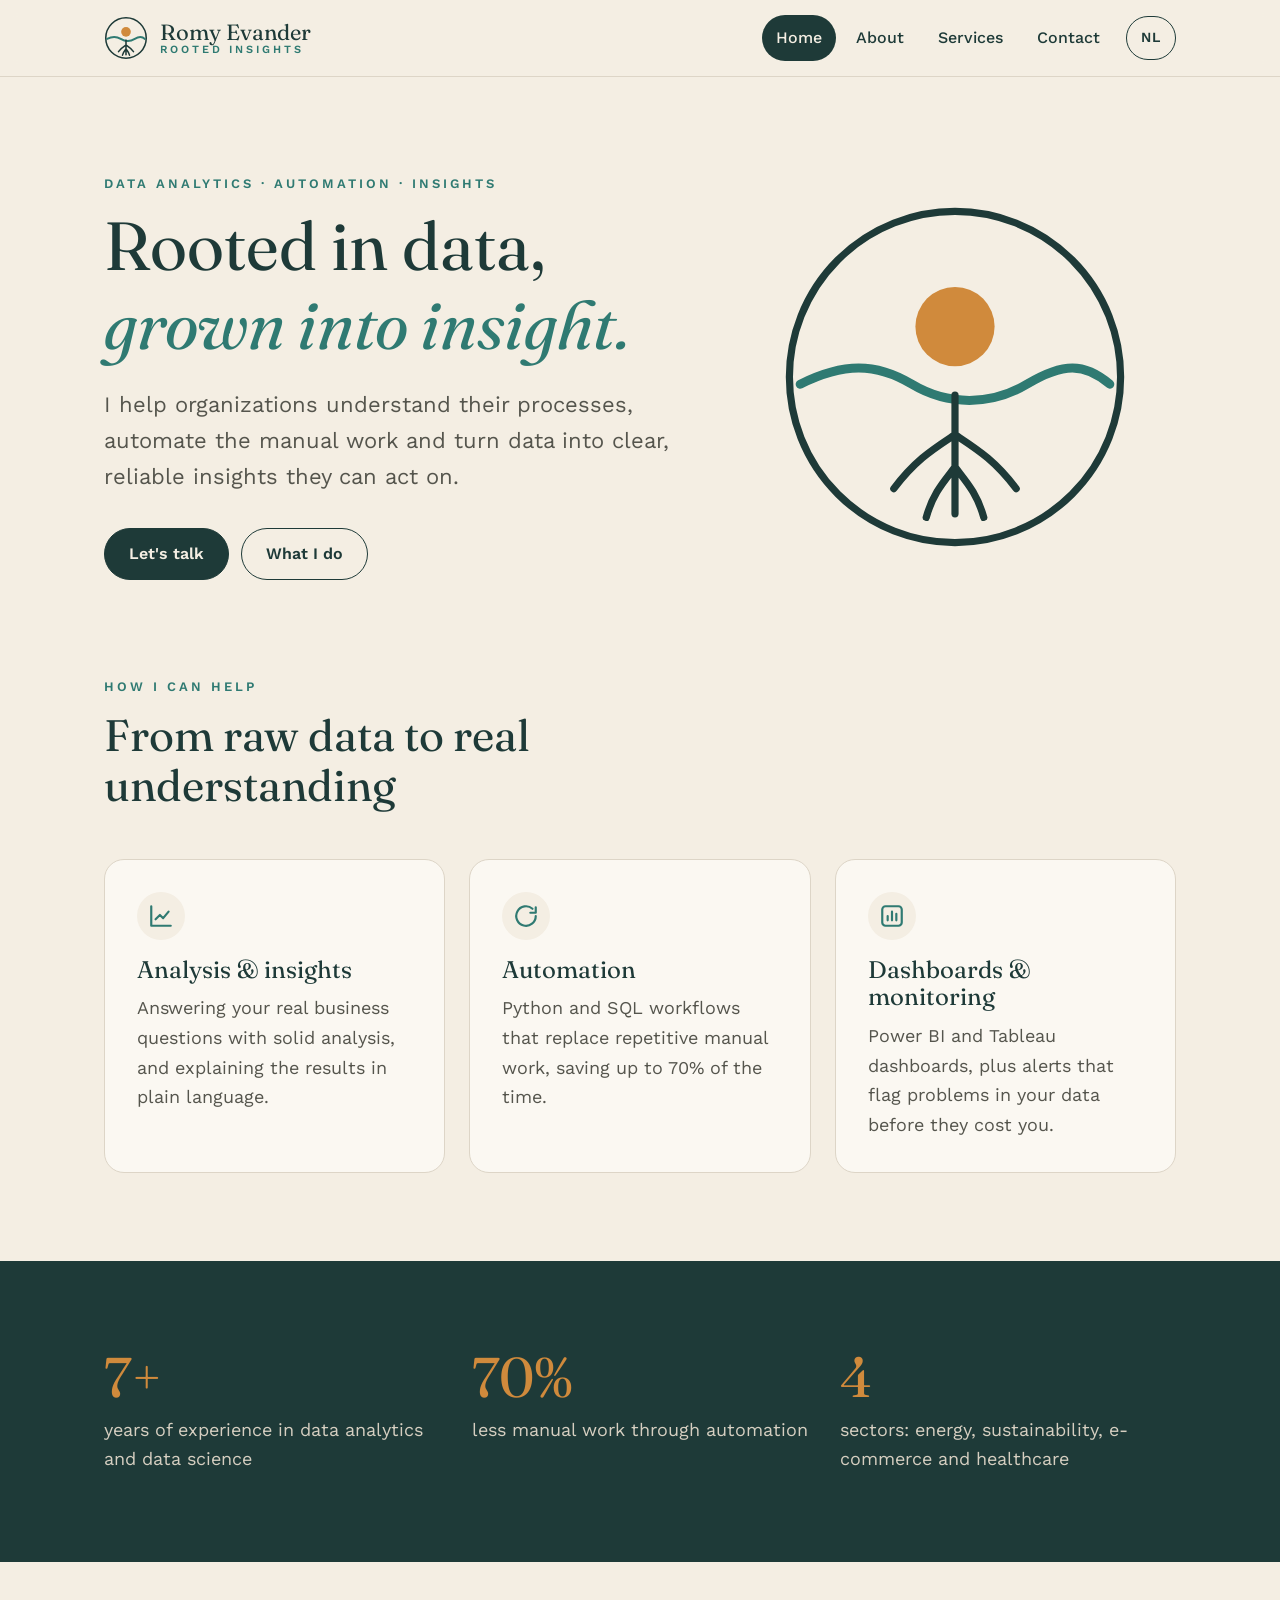
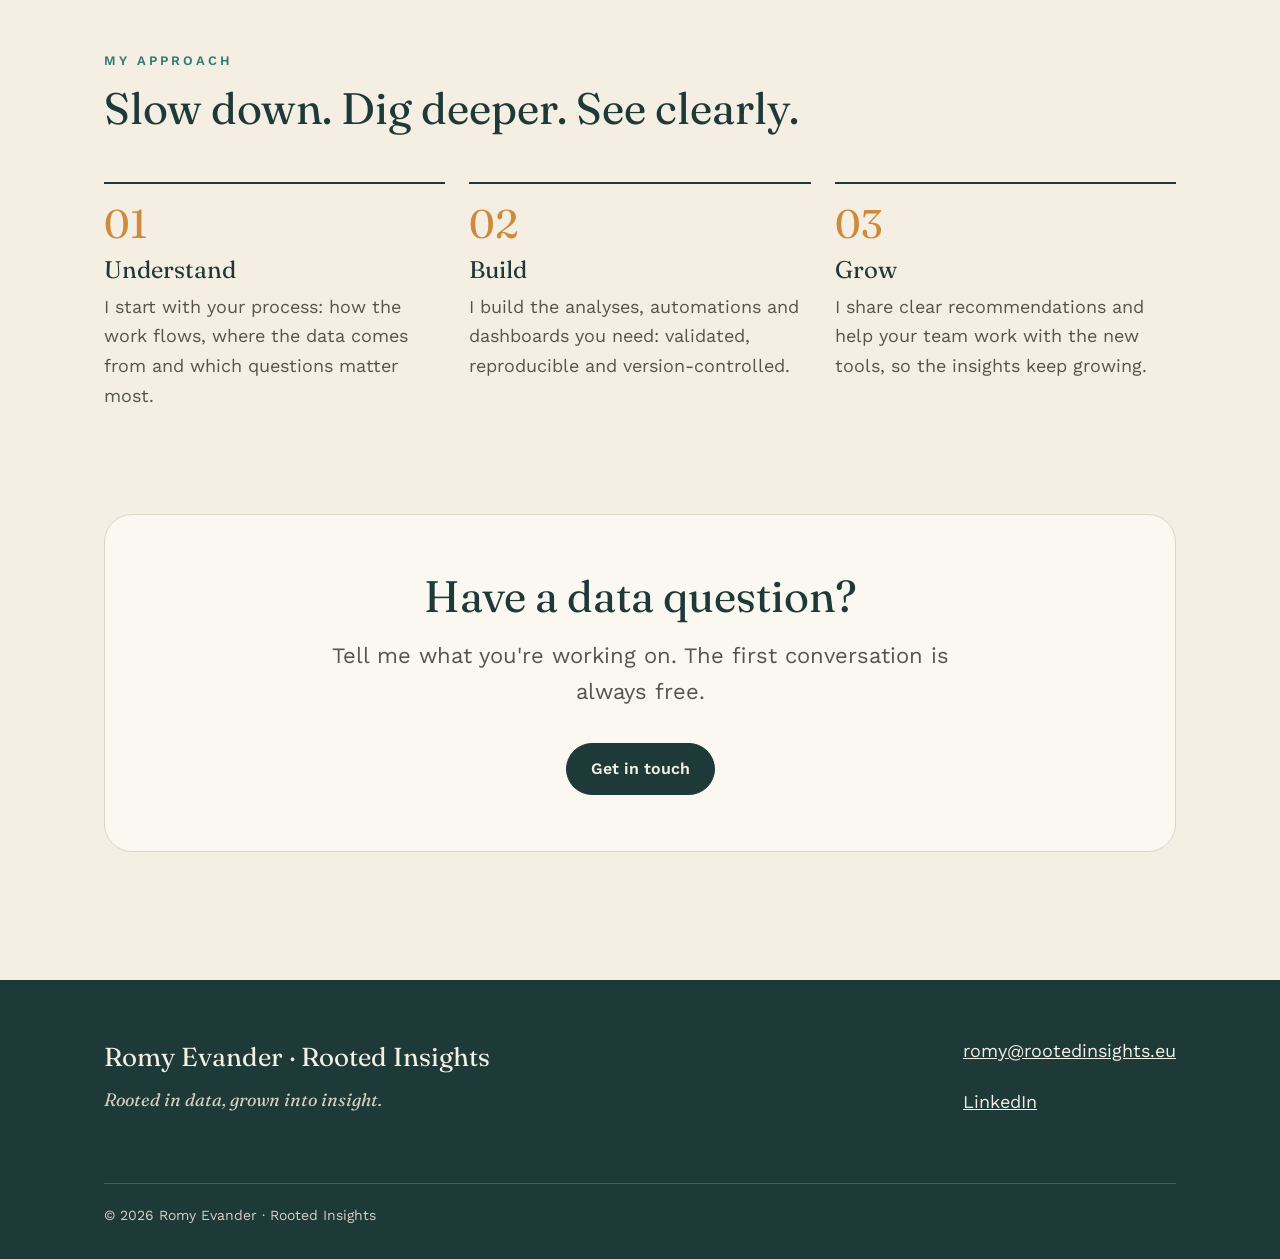
<file: index.html>
<!doctype html>
<html lang="en">
<head>
<meta charset="utf-8">
<meta name="viewport" content="width=device-width, initial-scale=1">
<title>Romy Evander | Rooted Insights – Data analytics & automation</title>
<meta name="description" content="Data analytics, Python automation and clear insights by Romy Evander. Rooted in data, grown into insight.">
<link rel="icon" href="logo.svg" type="image/svg+xml">
<link rel="preconnect" href="https://fonts.googleapis.com">
<link rel="preconnect" href="https://fonts.gstatic.com" crossorigin>
<link rel="stylesheet" href="https://fonts.googleapis.com/css2?family=Fraunces:ital,opsz,wght@0,9..144,400;0,9..144,600;1,9..144,400&family=Work+Sans:wght@400;500;600&display=swap">
<link rel="stylesheet" href="styles.css">
</head>
<body>
<header class="site-header">
<div class="wrap">
<a class="brand" href="index.html" aria-label="Rooted Insights – home">
<svg viewBox="0 0 200 200" aria-hidden="true">
<circle cx="100" cy="100" r="92" fill="none" stroke="#1E3A38" stroke-width="7"></circle>
<circle cx="100" cy="72" r="22" fill="#D08A3C"></circle>
<path d="M14 104 C 38 92, 56 92, 76 104 S 120 116, 140 104 S 172 92, 186 104" fill="none" stroke="#2F7A72" stroke-width="9" stroke-linecap="round"></path>
<path d="M100 110 L100 176 M100 132 C 88 140, 78 146, 66 162 M100 132 C 112 140, 122 146, 134 162 M100 150 C 94 158, 88 164, 84 178 M100 150 C 106 158, 112 164, 116 178" fill="none" stroke="#1E3A38" stroke-width="7" stroke-linecap="round"></path>
</svg>
<span class="brand-name">Romy Evander<span class="brand-tag">Rooted Insights</span></span>
</a>
<nav class="nav" aria-label="Main">
<a href="index.html" aria-current="page"><span class="en">Home</span><span class="nl">Home</span></a>
<a href="about.html"><span class="en">About</span><span class="nl">Over mij</span></a>
<a href="services.html"><span class="en">Services</span><span class="nl">Diensten</span></a>
<a href="contact.html"><span class="en">Contact</span><span class="nl">Contact</span></a>
<button class="lang-toggle" type="button">NL</button>
</nav>
</div>
</header>
<main>
<section class="hero">
<div class="wrap">
<div>
<p class="eyebrow"><span class="en">Data analytics · Automation · Insights</span><span class="nl">Data-analyse · Automatisering · Inzichten</span></p>
<h1><span class="en">Rooted in data,<br><em>grown into insight.</em></span><span class="nl">Geworteld in data,<br><em>gegroeid tot inzicht.</em></span></h1>
<p class="lead" style="margin-top:24px"><span class="en">I help organizations understand their processes, automate the manual work and turn data into clear, reliable insights they can act on.</span><span class="nl">Ik help organisaties hun processen te begrijpen, handmatig werk te automatiseren en data om te zetten in heldere, betrouwbare inzichten waar ze echt iets mee kunnen.</span></p>
<div class="btn-row">
<a class="btn btn-primary" href="contact.html"><span class="en">Let's talk</span><span class="nl">Laten we praten</span></a>
<a class="btn btn-ghost" href="services.html"><span class="en">What I do</span><span class="nl">Wat ik doe</span></a>
</div>
</div>
<div class="hero-mark"><svg viewBox="0 0 200 200" aria-hidden="true">
<circle cx="100" cy="100" r="92" fill="none" stroke="#1E3A38" stroke-width="4"></circle>
<circle cx="100" cy="72" r="22" fill="#D08A3C"></circle>
<path d="M14 104 C 38 92, 56 92, 76 104 S 120 116, 140 104 S 172 92, 186 104" fill="none" stroke="#2F7A72" stroke-width="5" stroke-linecap="round"></path>
<path d="M100 110 L100 176 M100 132 C 88 140, 78 146, 66 162 M100 132 C 112 140, 122 146, 134 162 M100 150 C 94 158, 88 164, 84 178 M100 150 C 106 158, 112 164, 116 178" fill="none" stroke="#1E3A38" stroke-width="4" stroke-linecap="round"></path>
</svg></div>
</div>
</section>

<section style="padding-top:24px">
<div class="wrap">
<div class="section-head">
<p class="eyebrow"><span class="en">How I can help</span><span class="nl">Waarmee ik help</span></p>
<h2><span class="en">From raw data to real understanding</span><span class="nl">Van ruwe data naar echt begrip</span></h2>
</div>
<div class="grid grid-3">
<div class="card">
<div class="icon"><svg viewBox="0 0 24 24" fill="none" stroke="currentColor" stroke-width="2" stroke-linecap="round" stroke-linejoin="round" aria-hidden="true"><path d="M3 3v18h18"></path><path d="M7 15l4-4 3 3 5-6"></path></svg></div>
<h3><span class="en">Analysis &amp; insights</span><span class="nl">Analyse &amp; inzichten</span></h3>
<p><span class="en">Answering your real business questions with solid analysis, and explaining the results in plain language.</span><span class="nl">Antwoord op je echte vraagstukken met gedegen analyses, uitgelegd in heldere taal.</span></p>
</div>
<div class="card">
<div class="icon"><svg viewBox="0 0 24 24" fill="none" stroke="currentColor" stroke-width="2" stroke-linecap="round" stroke-linejoin="round" aria-hidden="true"><path d="M21 12a9 9 0 1 1-3-6.7"></path><path d="M21 4v5h-5"></path></svg></div>
<h3><span class="en">Automation</span><span class="nl">Automatisering</span></h3>
<p><span class="en">Python and SQL workflows that replace repetitive manual work, saving up to 70% of the time.</span><span class="nl">Python- en SQL-workflows die repetitief handwerk vervangen, met tot 70% tijdsbesparing.</span></p>
</div>
<div class="card">
<div class="icon"><svg viewBox="0 0 24 24" fill="none" stroke="currentColor" stroke-width="2" stroke-linecap="round" stroke-linejoin="round" aria-hidden="true"><rect x="3" y="3" width="18" height="18" rx="3"></rect><path d="M8 16v-4M12 16V8M16 16v-6"></path></svg></div>
<h3><span class="en">Dashboards &amp; monitoring</span><span class="nl">Dashboards &amp; monitoring</span></h3>
<p><span class="en">Power BI and Tableau dashboards, plus alerts that flag problems in your data before they cost you.</span><span class="nl">Dashboards in Power BI en Tableau, en alerts die problemen in je data signaleren voordat ze je iets kosten.</span></p>
</div>
</div>
</div>
</section>

<section class="dark">
<div class="wrap">
<div class="stats">
<div><div class="stat-num">7+</div><div class="stat-label"><span class="en">years of experience in data analytics and data science</span><span class="nl">jaar ervaring in data-analyse en data science</span></div></div>
<div><div class="stat-num">70%</div><div class="stat-label"><span class="en">less manual work through automation</span><span class="nl">minder handmatig werk door automatisering</span></div></div>
<div><div class="stat-num">4</div><div class="stat-label"><span class="en">sectors: energy, sustainability, e-commerce and healthcare</span><span class="nl">sectoren: energie, duurzaamheid, e-commerce en gezondheid</span></div></div>
</div>
</div>
</section>

<section>
<div class="wrap">
<div class="section-head">
<p class="eyebrow"><span class="en">My approach</span><span class="nl">Mijn aanpak</span></p>
<h2><span class="en">Slow down. Dig deeper. See clearly.</span><span class="nl">Vertraag. Graaf dieper. Zie helder.</span></h2>
</div>
<div class="steps">
<div class="step"><div class="step-num">01</div><h3><span class="en">Understand</span><span class="nl">Begrijpen</span></h3><p><span class="en">I start with your process: how the work flows, where the data comes from and which questions matter most.</span><span class="nl">Ik begin bij jouw proces: hoe het werk loopt, waar de data vandaan komt en welke vragen er echt toe doen.</span></p></div>
<div class="step"><div class="step-num">02</div><h3><span class="en">Build</span><span class="nl">Bouwen</span></h3><p><span class="en">I build the analyses, automations and dashboards you need: validated, reproducible and version-controlled.</span><span class="nl">Ik bouw de analyses, automatiseringen en dashboards die je nodig hebt: gevalideerd, reproduceerbaar en onder versiebeheer.</span></p></div>
<div class="step"><div class="step-num">03</div><h3><span class="en">Grow</span><span class="nl">Groeien</span></h3><p><span class="en">I share clear recommendations and help your team work with the new tools, so the insights keep growing.</span><span class="nl">Ik deel heldere aanbevelingen en help je team met de nieuwe tools, zodat de inzichten blijven groeien.</span></p></div>
</div>
</div>
</section>

<section style="padding-top:0">
<div class="wrap">
<div class="cta">
<h2><span class="en">Have a data question?</span><span class="nl">Heb je een datavraag?</span></h2>
<p class="lead"><span class="en">Tell me what you're working on. The first conversation is always free.</span><span class="nl">Vertel me waar je mee bezig bent. Het eerste gesprek is altijd vrijblijvend.</span></p>
<div class="btn-row"><a class="btn btn-primary" href="contact.html"><span class="en">Get in touch</span><span class="nl">Neem contact op</span></a></div>
</div>
</div>
</section>

</main>
<footer class="site-footer">
<div class="wrap">
<div>
<div class="footer-brand">Romy Evander · Rooted Insights</div>
<p class="footer-tag"><span class="en">Rooted in data, grown into insight.</span><span class="nl">Geworteld in data, gegroeid tot inzicht.</span></p>
</div>
<ul class="footer-links">
<li><a href="mailto:romy@rootedinsights.eu">romy@rootedinsights.eu</a></li>
<li><a href="https://www.linkedin.com/">LinkedIn</a></li>
</ul>
<div class="copyright">© <span id="year"></span> Romy Evander · Rooted Insights</div>
</div>
</footer>
<script src="script.js"></script>
</body>
</html>
</file>
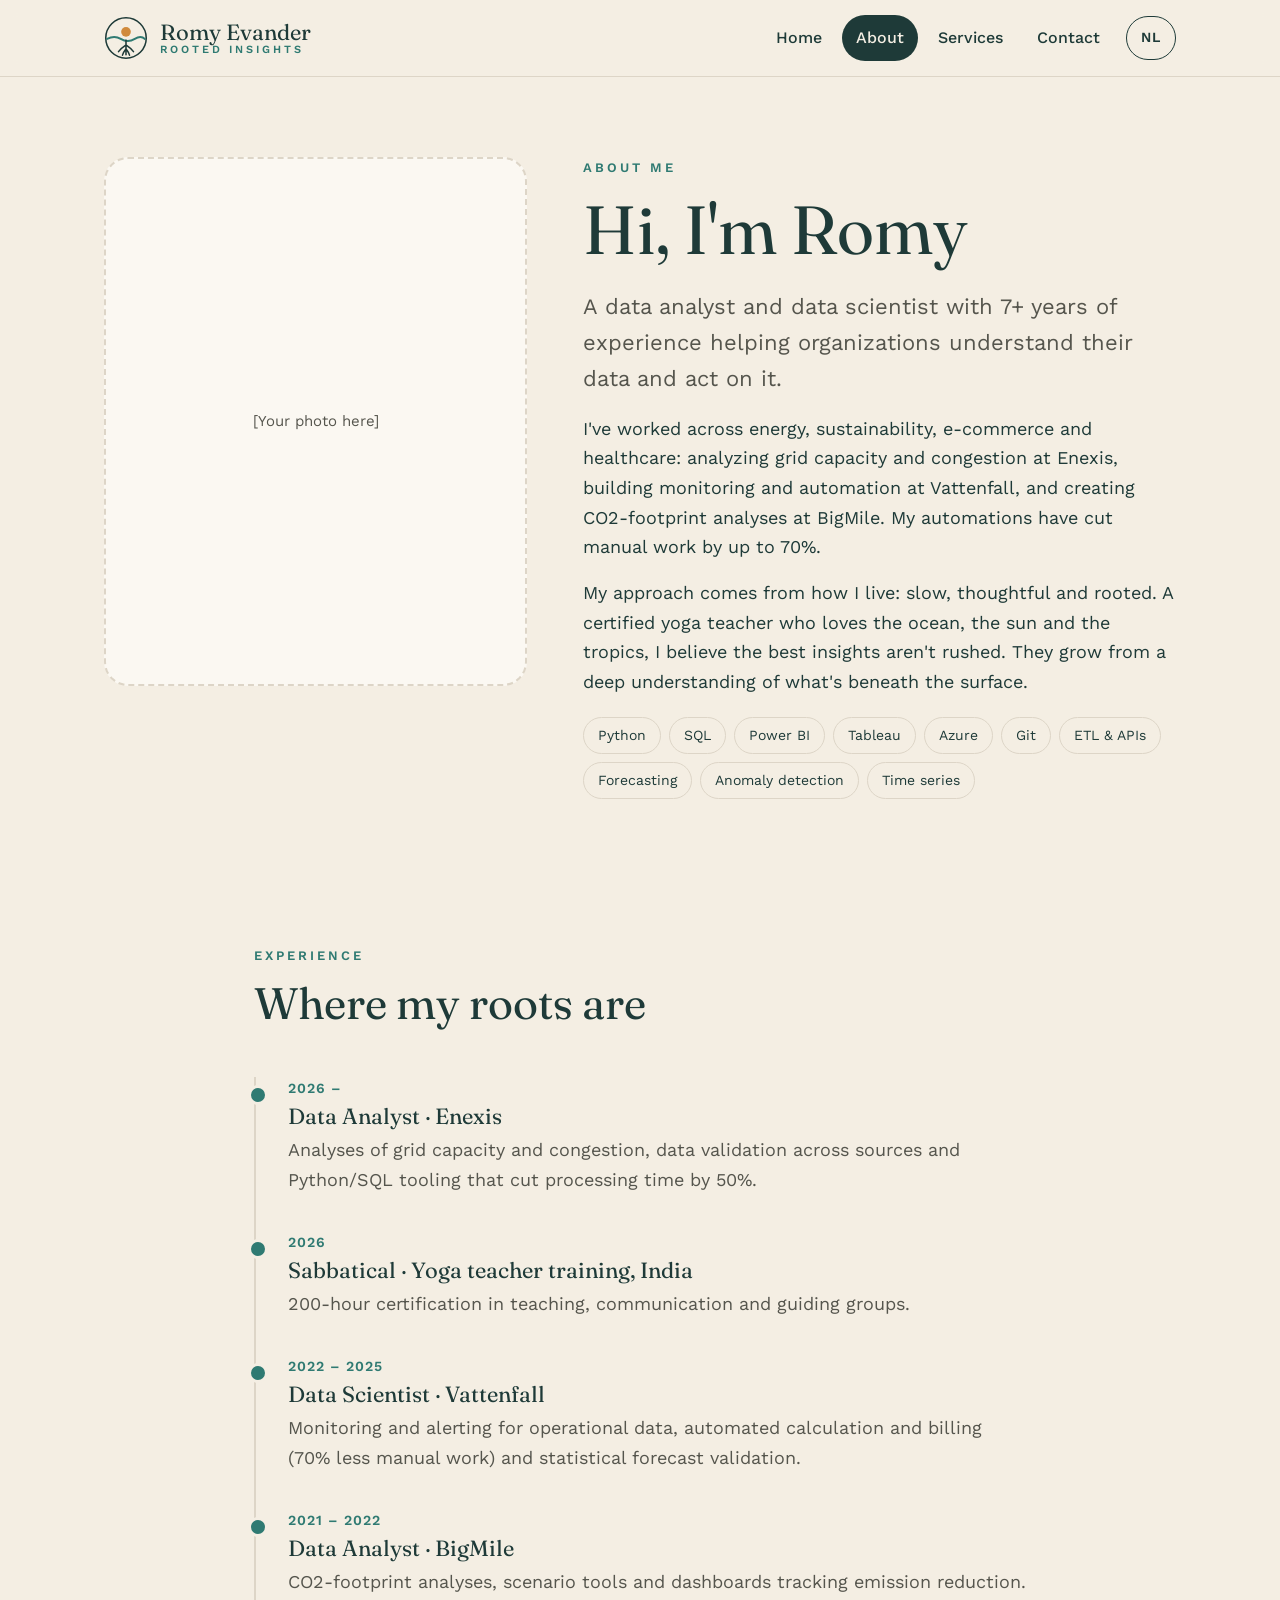
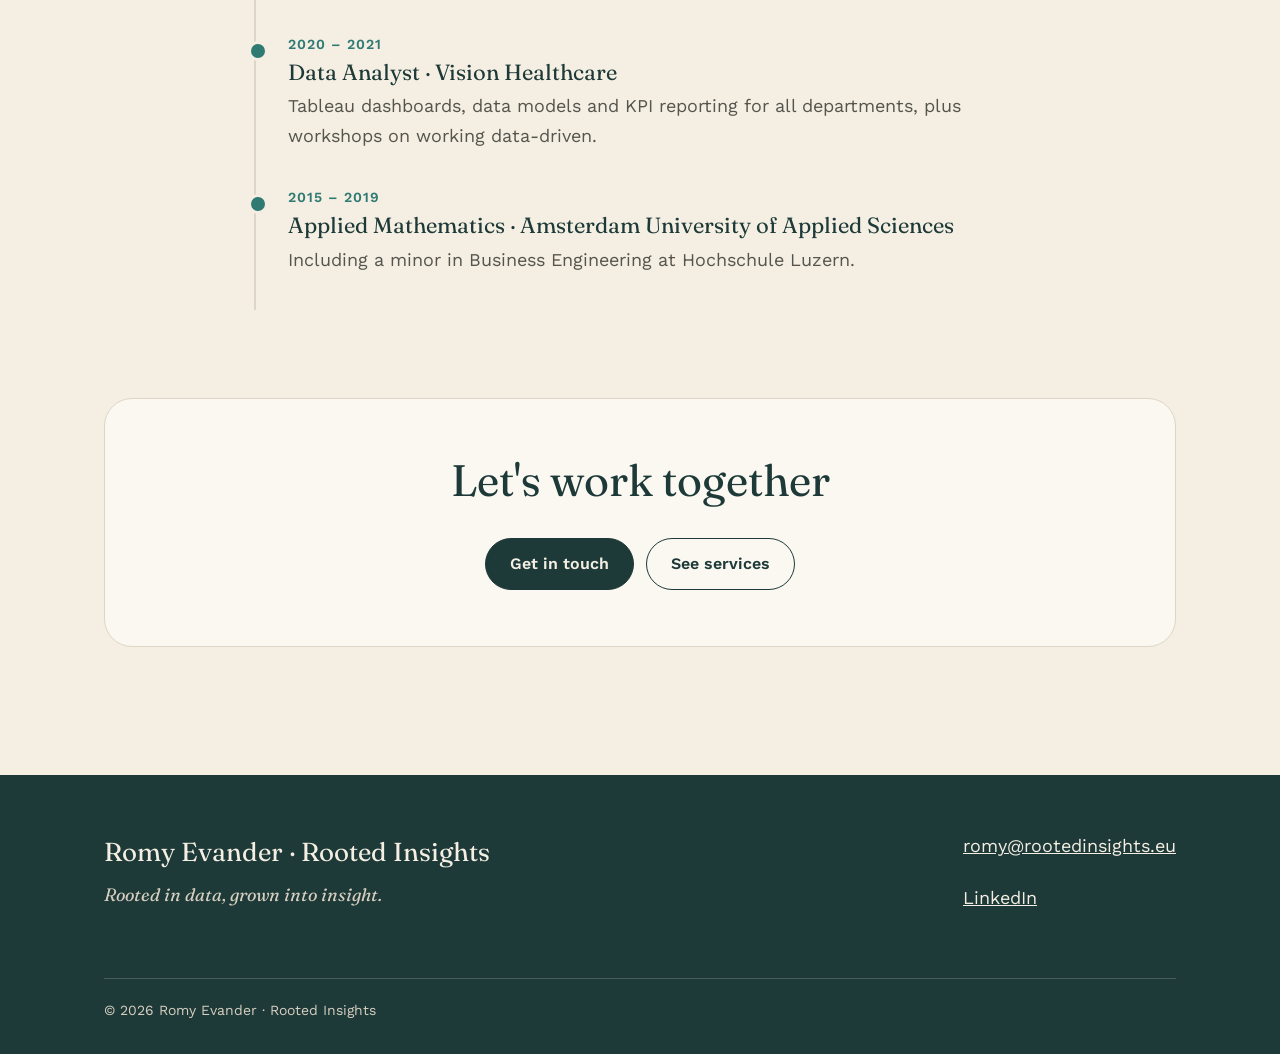
<file: about.html>
<!doctype html>
<html lang="en">
<head>
<meta charset="utf-8">
<meta name="viewport" content="width=device-width, initial-scale=1">
<title>About Romy Evander | Rooted Insights</title>
<meta name="description" content="7+ years of data analytics in energy, sustainability and e-commerce. Get to know Romy Evander.">
<link rel="icon" href="logo.svg" type="image/svg+xml">
<link rel="preconnect" href="https://fonts.googleapis.com">
<link rel="preconnect" href="https://fonts.gstatic.com" crossorigin>
<link rel="stylesheet" href="https://fonts.googleapis.com/css2?family=Fraunces:ital,opsz,wght@0,9..144,400;0,9..144,600;1,9..144,400&family=Work+Sans:wght@400;500;600&display=swap">
<link rel="stylesheet" href="styles.css">
</head>
<body>
<header class="site-header">
<div class="wrap">
<a class="brand" href="index.html" aria-label="Rooted Insights – home">
<svg viewBox="0 0 200 200" aria-hidden="true">
<circle cx="100" cy="100" r="92" fill="none" stroke="#1E3A38" stroke-width="7"></circle>
<circle cx="100" cy="72" r="22" fill="#D08A3C"></circle>
<path d="M14 104 C 38 92, 56 92, 76 104 S 120 116, 140 104 S 172 92, 186 104" fill="none" stroke="#2F7A72" stroke-width="9" stroke-linecap="round"></path>
<path d="M100 110 L100 176 M100 132 C 88 140, 78 146, 66 162 M100 132 C 112 140, 122 146, 134 162 M100 150 C 94 158, 88 164, 84 178 M100 150 C 106 158, 112 164, 116 178" fill="none" stroke="#1E3A38" stroke-width="7" stroke-linecap="round"></path>
</svg>
<span class="brand-name">Romy Evander<span class="brand-tag">Rooted Insights</span></span>
</a>
<nav class="nav" aria-label="Main">
<a href="index.html"><span class="en">Home</span><span class="nl">Home</span></a>
<a href="about.html" aria-current="page"><span class="en">About</span><span class="nl">Over mij</span></a>
<a href="services.html"><span class="en">Services</span><span class="nl">Diensten</span></a>
<a href="contact.html"><span class="en">Contact</span><span class="nl">Contact</span></a>
<button class="lang-toggle" type="button">NL</button>
</nav>
</div>
</header>
<main>
<section class="page-hero">
<div class="wrap about-intro">
<div class="photo-placeholder"><span class="en">[Your photo here]</span><span class="nl">[Jouw foto hier]</span></div>
<div>
<p class="eyebrow"><span class="en">About me</span><span class="nl">Over mij</span></p>
<h1><span class="en">Hi, I'm Romy</span><span class="nl">Hoi, ik ben Romy</span></h1>
<p class="lead" style="margin-top:20px"><span class="en">A data analyst and data scientist with 7+ years of experience helping organizations understand their data and act on it.</span><span class="nl">Data-analist en data scientist met ruim 7 jaar ervaring. Ik help organisaties hun data te begrijpen en er echt iets mee te doen.</span></p>
<p><span class="en">I've worked across energy, sustainability, e-commerce and healthcare: analyzing grid capacity and congestion at Enexis, building monitoring and automation at Vattenfall, and creating CO2-footprint analyses at BigMile. My automations have cut manual work by up to 70%.</span><span class="nl">Ik werkte in energie, duurzaamheid, e-commerce en gezondheid: van analyses van netcapaciteit en congestie bij Enexis en monitoring en automatisering bij Vattenfall tot CO2-voetafdrukanalyses bij BigMile. Met mijn automatiseringen bespaarden teams tot 70% handmatig werk.</span></p>
<p><span class="en">My approach comes from how I live: slow, thoughtful and rooted. A certified yoga teacher who loves the ocean, the sun and the tropics, I believe the best insights aren't rushed. They grow from a deep understanding of what's beneath the surface.</span><span class="nl">Mijn aanpak past bij hoe ik leef: rustig, bewust en geworteld. Als gecertificeerd yogadocent met een liefde voor de oceaan, de zon en de tropen geloof ik dat de beste inzichten niet gehaast zijn. Ze groeien uit een diep begrip van wat er onder de oppervlakte ligt.</span></p>
<ul class="tags" aria-label="Skills">
<li>Python</li><li>SQL</li><li>Power BI</li><li>Tableau</li><li>Azure</li><li>Git</li><li>ETL &amp; APIs</li><li>Forecasting</li><li><span class="en">Anomaly detection</span><span class="nl">Anomaliedetectie</span></li><li><span class="en">Time series</span><span class="nl">Tijdreeksen</span></li>
</ul>
</div>
</div>
</section>

<section>
<div class="wrap" style="max-width:820px">
<div class="section-head">
<p class="eyebrow"><span class="en">Experience</span><span class="nl">Ervaring</span></p>
<h2><span class="en">Where my roots are</span><span class="nl">Waar mijn wortels liggen</span></h2>
</div>
<ol class="timeline">
<li><div class="when">2026 –</div><h3>Data Analyst · Enexis</h3><p><span class="en">Analyses of grid capacity and congestion, data validation across sources and Python/SQL tooling that cut processing time by 50%.</span><span class="nl">Analyses van netcapaciteit en congestie, datavalidatie tussen bronnen en Python/SQL-tooling die de verwerkingstijd met 50% verkortte.</span></p></li>
<li><div class="when">2026</div><h3><span class="en">Sabbatical · Yoga teacher training, India</span><span class="nl">Sabbatical · Yogadocentenopleiding, India</span></h3><p><span class="en">200-hour certification in teaching, communication and guiding groups.</span><span class="nl">200-urige certificering in lesgeven, communicatie en het begeleiden van groepen.</span></p></li>
<li><div class="when">2022 – 2025</div><h3>Data Scientist · Vattenfall</h3><p><span class="en">Monitoring and alerting for operational data, automated calculation and billing (70% less manual work) and statistical forecast validation.</span><span class="nl">Monitoring en alerting voor operationele data, geautomatiseerde reken- en factureringsprocessen (70% minder handwerk) en statistische validatie van prognoses.</span></p></li>
<li><div class="when">2021 – 2022</div><h3>Data Analyst · BigMile</h3><p><span class="en">CO2-footprint analyses, scenario tools and dashboards tracking emission reduction.</span><span class="nl">CO2-voetafdrukanalyses, scenariotools en dashboards om emissiereductie te volgen.</span></p></li>
<li><div class="when">2020 – 2021</div><h3>Data Analyst · Vision Healthcare</h3><p><span class="en">Tableau dashboards, data models and KPI reporting for all departments, plus workshops on working data-driven.</span><span class="nl">Tableau-dashboards, datamodellen en KPI-rapportage voor alle afdelingen, plus workshops over datagedreven werken.</span></p></li>
<li><div class="when">2015 – 2019</div><h3><span class="en">Applied Mathematics · Amsterdam University of Applied Sciences</span><span class="nl">Toegepaste Wiskunde · Hogeschool van Amsterdam</span></h3><p><span class="en">Including a minor in Business Engineering at Hochschule Luzern.</span><span class="nl">Inclusief minor Business Engineering aan de Hochschule Luzern.</span></p></li>
</ol>
</div>
</section>

<section style="padding-top:0">
<div class="wrap">
<div class="cta">
<h2><span class="en">Let's work together</span><span class="nl">Laten we samenwerken</span></h2>
<div class="btn-row"><a class="btn btn-primary" href="contact.html"><span class="en">Get in touch</span><span class="nl">Neem contact op</span></a><a class="btn btn-ghost" href="services.html"><span class="en">See services</span><span class="nl">Bekijk diensten</span></a></div>
</div>
</div>
</section>

</main>
<footer class="site-footer">
<div class="wrap">
<div>
<div class="footer-brand">Romy Evander · Rooted Insights</div>
<p class="footer-tag"><span class="en">Rooted in data, grown into insight.</span><span class="nl">Geworteld in data, gegroeid tot inzicht.</span></p>
</div>
<ul class="footer-links">
<li><a href="mailto:romy@rootedinsights.eu">romy@rootedinsights.eu</a></li>
<li><a href="https://www.linkedin.com/">LinkedIn</a></li>
</ul>
<div class="copyright">© <span id="year"></span> Romy Evander · Rooted Insights</div>
</div>
</footer>
<script src="script.js"></script>
</body>
</html>
</file>
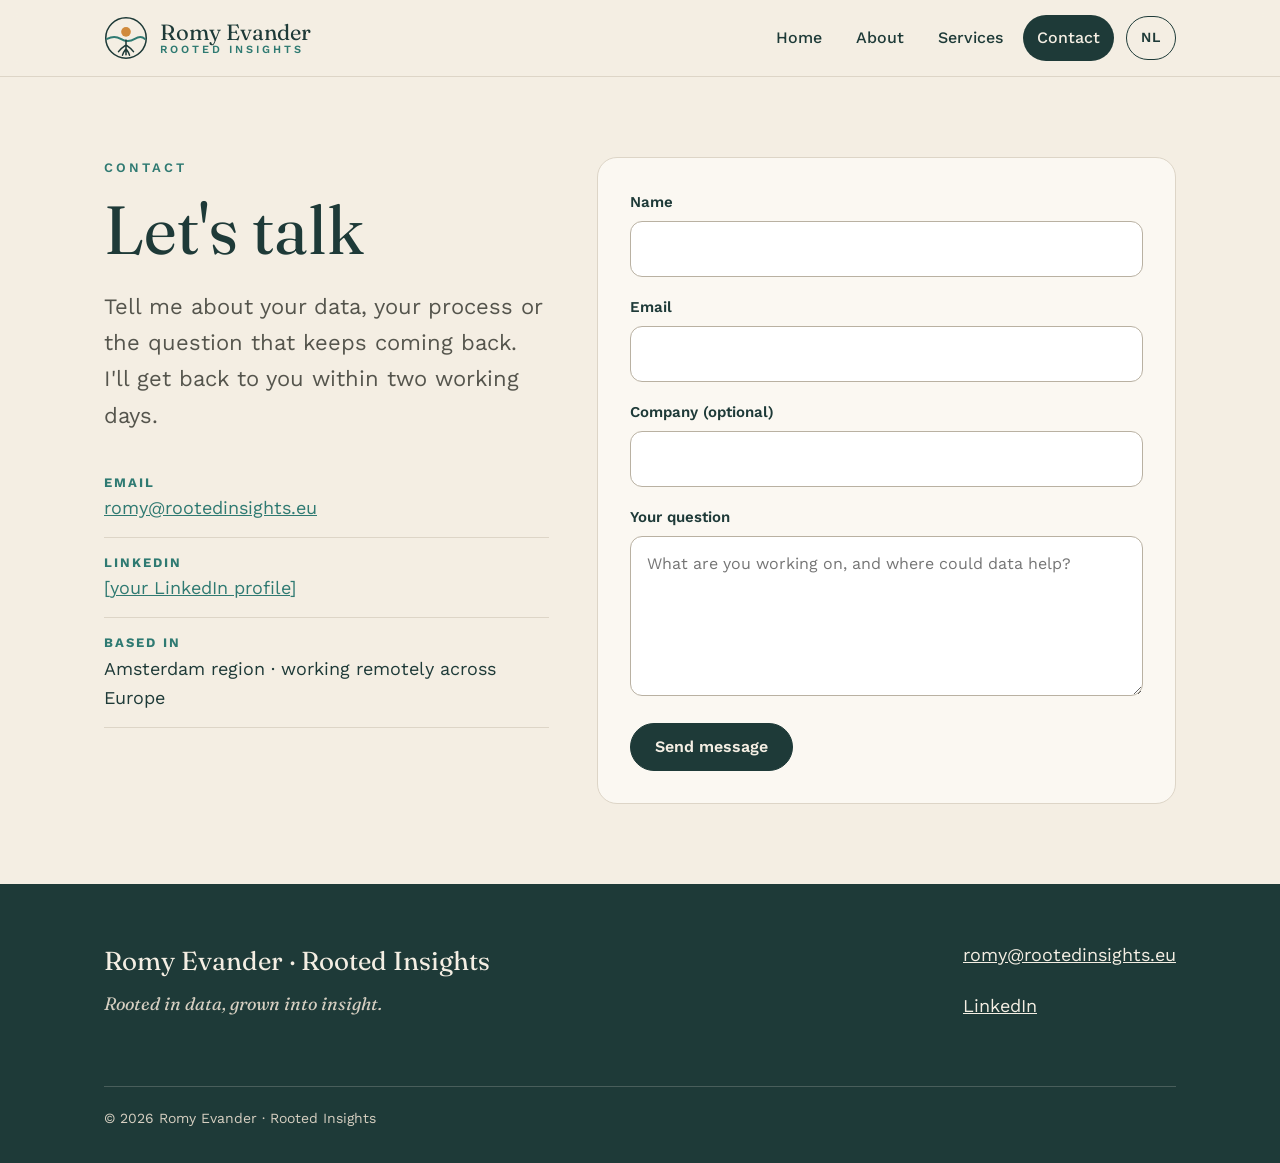
<file: contact.html>
<!doctype html>
<html lang="en">
<head>
<meta charset="utf-8">
<meta name="viewport" content="width=device-width, initial-scale=1">
<title>Contact | Rooted Insights</title>
<meta name="description" content="Get in touch with Romy Evander about your data questions.">
<link rel="icon" href="logo.svg" type="image/svg+xml">
<link rel="preconnect" href="https://fonts.googleapis.com">
<link rel="preconnect" href="https://fonts.gstatic.com" crossorigin>
<link rel="stylesheet" href="https://fonts.googleapis.com/css2?family=Fraunces:ital,opsz,wght@0,9..144,400;0,9..144,600;1,9..144,400&family=Work+Sans:wght@400;500;600&display=swap">
<link rel="stylesheet" href="styles.css">
</head>
<body>
<header class="site-header">
<div class="wrap">
<a class="brand" href="index.html" aria-label="Rooted Insights – home">
<svg viewBox="0 0 200 200" aria-hidden="true">
<circle cx="100" cy="100" r="92" fill="none" stroke="#1E3A38" stroke-width="7"></circle>
<circle cx="100" cy="72" r="22" fill="#D08A3C"></circle>
<path d="M14 104 C 38 92, 56 92, 76 104 S 120 116, 140 104 S 172 92, 186 104" fill="none" stroke="#2F7A72" stroke-width="9" stroke-linecap="round"></path>
<path d="M100 110 L100 176 M100 132 C 88 140, 78 146, 66 162 M100 132 C 112 140, 122 146, 134 162 M100 150 C 94 158, 88 164, 84 178 M100 150 C 106 158, 112 164, 116 178" fill="none" stroke="#1E3A38" stroke-width="7" stroke-linecap="round"></path>
</svg>
<span class="brand-name">Romy Evander<span class="brand-tag">Rooted Insights</span></span>
</a>
<nav class="nav" aria-label="Main">
<a href="index.html"><span class="en">Home</span><span class="nl">Home</span></a>
<a href="about.html"><span class="en">About</span><span class="nl">Over mij</span></a>
<a href="services.html"><span class="en">Services</span><span class="nl">Diensten</span></a>
<a href="contact.html" aria-current="page"><span class="en">Contact</span><span class="nl">Contact</span></a>
<button class="lang-toggle" type="button">NL</button>
</nav>
</div>
</header>
<main>
<section class="page-hero">
<div class="wrap contact-grid">
<div>
<p class="eyebrow">Contact</p>
<h1><span class="en">Let's talk</span><span class="nl">Laten we praten</span></h1>
<p class="lead" style="margin-top:20px"><span class="en">Tell me about your data, your process or the question that keeps coming back. I'll get back to you within two working days.</span><span class="nl">Vertel me over je data, je proces of die vraag die steeds terugkomt. Ik reageer binnen twee werkdagen.</span></p>
<ul class="contact-list">
<li><strong>Email</strong><a href="mailto:romy@rootedinsights.eu">romy@rootedinsights.eu</a></li>
<li><strong>LinkedIn</strong><a href="https://www.linkedin.com/">[<span class="en">your LinkedIn profile</span><span class="nl">jouw LinkedIn-profiel</span>]</a></li>
<li><strong><span class="en">Based in</span><span class="nl">Gevestigd in</span></strong><span class="en">Amsterdam region · working remotely across Europe</span><span class="nl">Regio Amsterdam · werkt op afstand door heel Europa</span></li>
</ul>
</div>
<div class="card">
<form name="contact" method="POST" data-netlify="true" netlify-honeypot="bot-field" action="contact.html?sent=1">
<input type="hidden" name="form-name" value="contact">
<p class="hidden-field"><label>Leave this empty <input name="bot-field"></label></p>
<div><label for="name"><span class="en">Name</span><span class="nl">Naam</span></label><input id="name" name="name" type="text" autocomplete="name" required></div>
<div><label for="email"><span class="en">Email</span><span class="nl">E-mail</span></label><input id="email" name="email" type="email" autocomplete="email" required></div>
<div><label for="company"><span class="en">Company (optional)</span><span class="nl">Bedrijf (optioneel)</span></label><input id="company" name="company" type="text" autocomplete="organization"></div>
<div><label for="message"><span class="en">Your question</span><span class="nl">Je vraag</span></label><textarea id="message" name="message" required data-ph-en="What are you working on, and where could data help?" data-ph-nl="Waar werk je aan, en waar kan data helpen?"></textarea></div>
<div><button class="btn btn-primary" type="submit"><span class="en">Send message</span><span class="nl">Verstuur bericht</span></button></div>
</form>
</div>
</div>
</section>

</main>
<footer class="site-footer">
<div class="wrap">
<div>
<div class="footer-brand">Romy Evander · Rooted Insights</div>
<p class="footer-tag"><span class="en">Rooted in data, grown into insight.</span><span class="nl">Geworteld in data, gegroeid tot inzicht.</span></p>
</div>
<ul class="footer-links">
<li><a href="mailto:romy@rootedinsights.eu">romy@rootedinsights.eu</a></li>
<li><a href="https://www.linkedin.com/">LinkedIn</a></li>
</ul>
<div class="copyright">© <span id="year"></span> Romy Evander · Rooted Insights</div>
</div>
</footer>
<script src="script.js"></script>
</body>
</html>
</file>
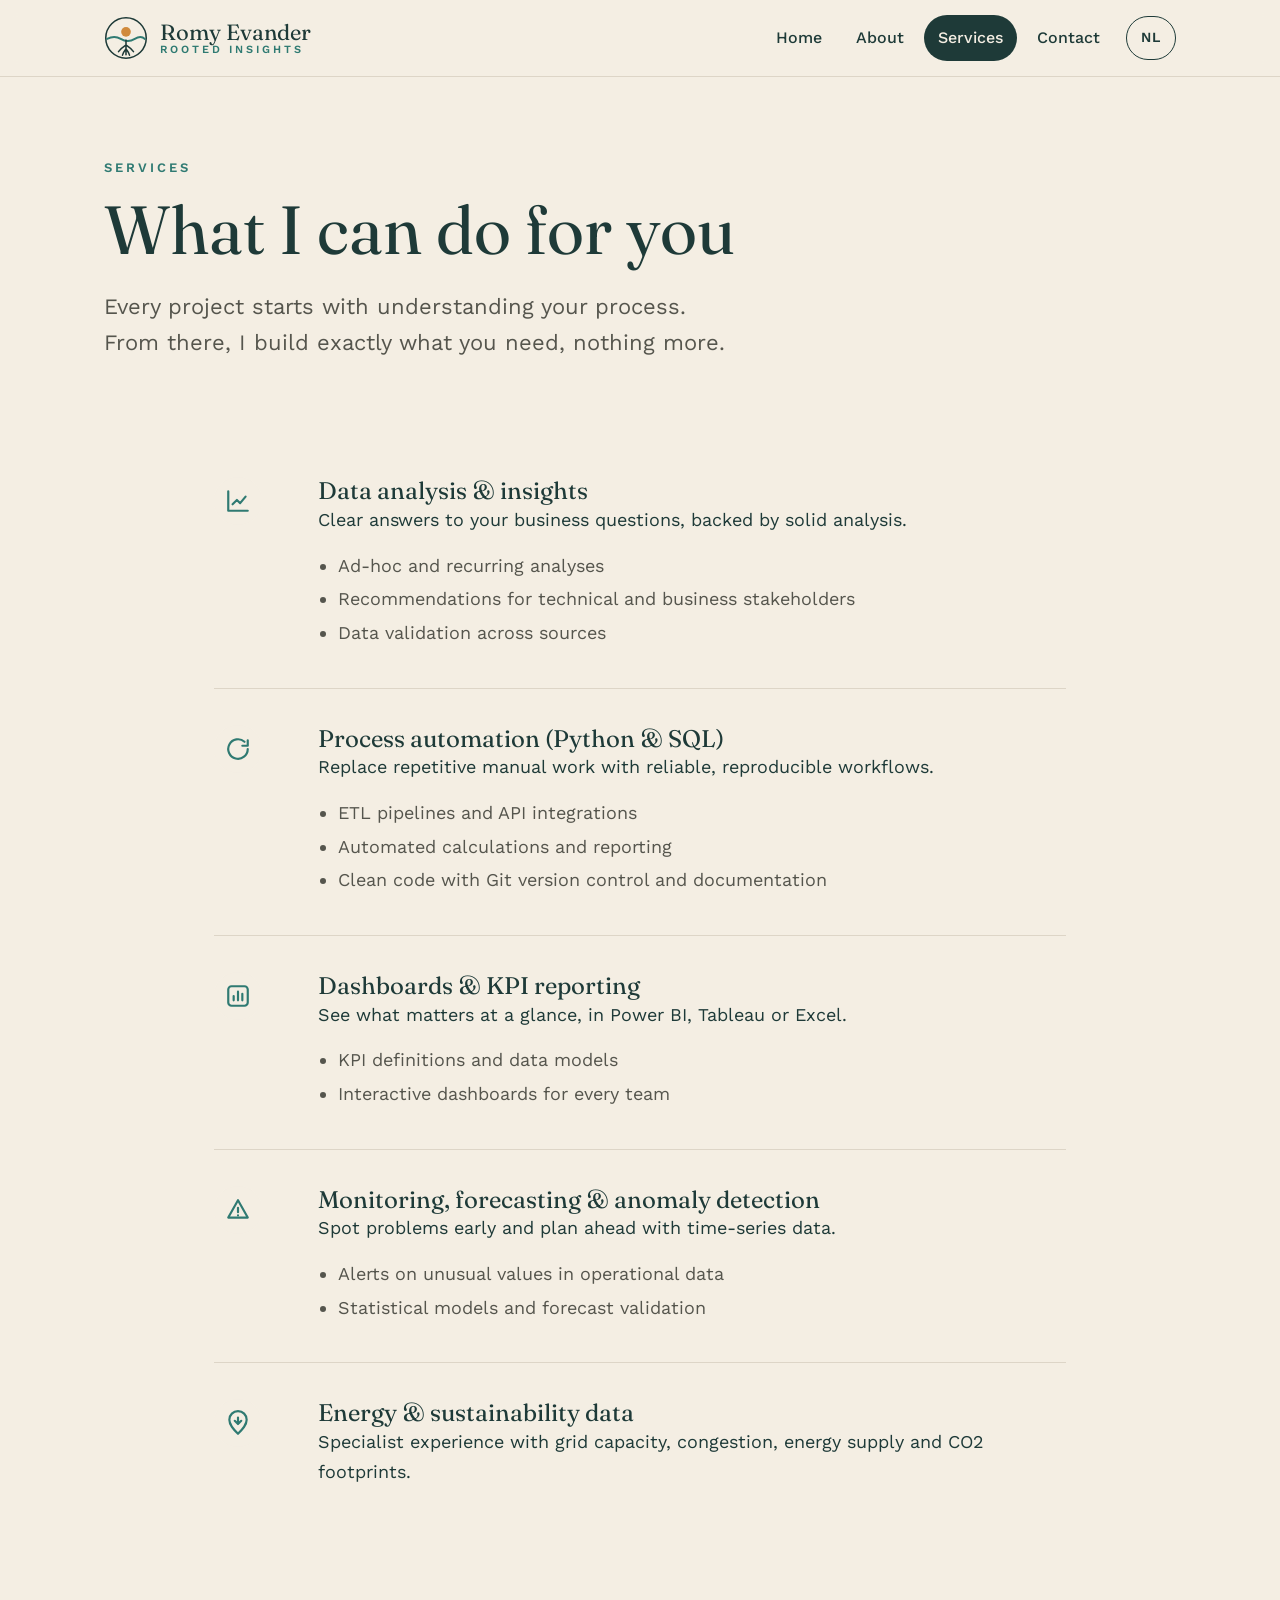
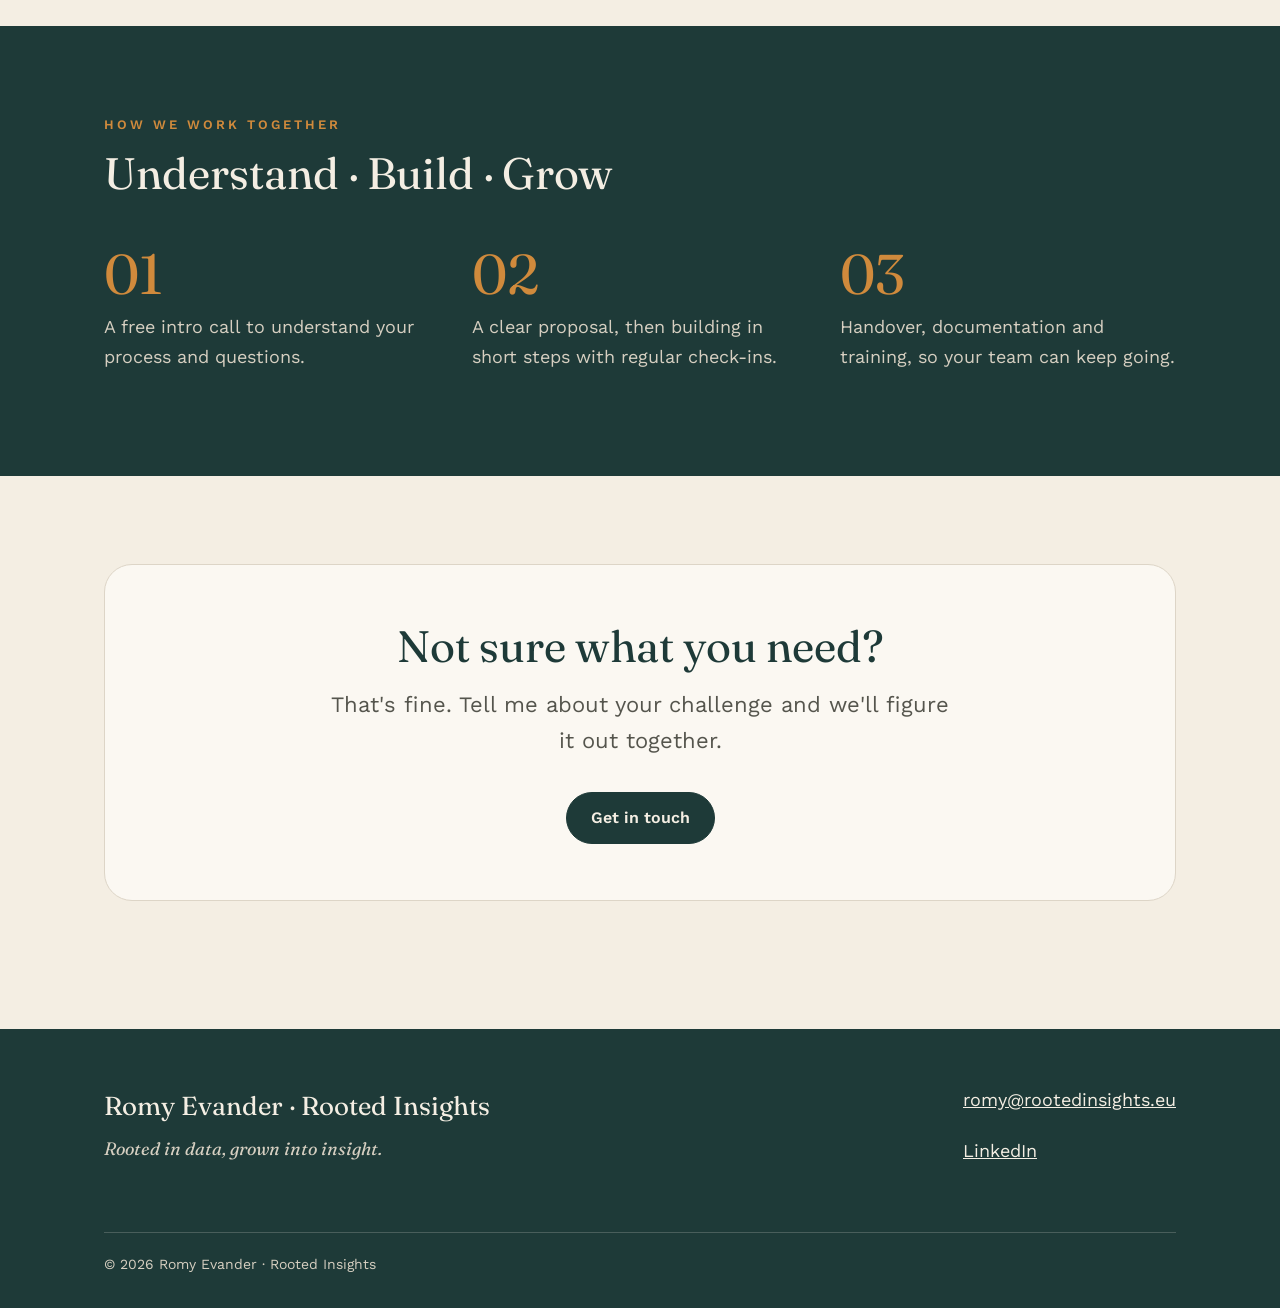
<file: services.html>
<!doctype html>
<html lang="en">
<head>
<meta charset="utf-8">
<meta name="viewport" content="width=device-width, initial-scale=1">
<title>Services | Rooted Insights</title>
<meta name="description" content="Data analysis, Python & SQL automation, dashboards, monitoring and forecasting.">
<link rel="icon" href="logo.svg" type="image/svg+xml">
<link rel="preconnect" href="https://fonts.googleapis.com">
<link rel="preconnect" href="https://fonts.gstatic.com" crossorigin>
<link rel="stylesheet" href="https://fonts.googleapis.com/css2?family=Fraunces:ital,opsz,wght@0,9..144,400;0,9..144,600;1,9..144,400&family=Work+Sans:wght@400;500;600&display=swap">
<link rel="stylesheet" href="styles.css">
</head>
<body>
<header class="site-header">
<div class="wrap">
<a class="brand" href="index.html" aria-label="Rooted Insights – home">
<svg viewBox="0 0 200 200" aria-hidden="true">
<circle cx="100" cy="100" r="92" fill="none" stroke="#1E3A38" stroke-width="7"></circle>
<circle cx="100" cy="72" r="22" fill="#D08A3C"></circle>
<path d="M14 104 C 38 92, 56 92, 76 104 S 120 116, 140 104 S 172 92, 186 104" fill="none" stroke="#2F7A72" stroke-width="9" stroke-linecap="round"></path>
<path d="M100 110 L100 176 M100 132 C 88 140, 78 146, 66 162 M100 132 C 112 140, 122 146, 134 162 M100 150 C 94 158, 88 164, 84 178 M100 150 C 106 158, 112 164, 116 178" fill="none" stroke="#1E3A38" stroke-width="7" stroke-linecap="round"></path>
</svg>
<span class="brand-name">Romy Evander<span class="brand-tag">Rooted Insights</span></span>
</a>
<nav class="nav" aria-label="Main">
<a href="index.html"><span class="en">Home</span><span class="nl">Home</span></a>
<a href="about.html"><span class="en">About</span><span class="nl">Over mij</span></a>
<a href="services.html" aria-current="page"><span class="en">Services</span><span class="nl">Diensten</span></a>
<a href="contact.html"><span class="en">Contact</span><span class="nl">Contact</span></a>
<button class="lang-toggle" type="button">NL</button>
</nav>
</div>
</header>
<main>
<section class="page-hero">
<div class="wrap">
<p class="eyebrow"><span class="en">Services</span><span class="nl">Diensten</span></p>
<h1><span class="en">What I can do for you</span><span class="nl">Wat ik voor je kan doen</span></h1>
<p class="lead" style="margin-top:20px"><span class="en">Every project starts with understanding your process. From there, I build exactly what you need, nothing more.</span><span class="nl">Elk project begint met het begrijpen van jouw proces. Daarna bouw ik precies wat je nodig hebt, niet meer en niet minder.</span></p>
</div>
</section>

<section style="padding-top:24px">
<div class="wrap" style="max-width:900px">

<div class="service">
<div class="icon"><svg viewBox="0 0 24 24" fill="none" stroke="currentColor" stroke-width="2" stroke-linecap="round" stroke-linejoin="round" aria-hidden="true"><path d="M3 3v18h18"></path><path d="M7 15l4-4 3 3 5-6"></path></svg></div>
<div>
<h3><span class="en">Data analysis &amp; insights</span><span class="nl">Data-analyse &amp; inzichten</span></h3>
<p><span class="en">Clear answers to your business questions, backed by solid analysis.</span><span class="nl">Heldere antwoorden op je vraagstukken, onderbouwd met gedegen analyses.</span></p>
<ul>
<li><span class="en">Ad-hoc and recurring analyses</span><span class="nl">Ad-hoc en terugkerende analyses</span></li>
<li><span class="en">Recommendations for technical and business stakeholders</span><span class="nl">Aanbevelingen voor technische en zakelijke stakeholders</span></li>
<li><span class="en">Data validation across sources</span><span class="nl">Datavalidatie tussen verschillende bronnen</span></li>
</ul>
</div>
</div>

<div class="service">
<div class="icon"><svg viewBox="0 0 24 24" fill="none" stroke="currentColor" stroke-width="2" stroke-linecap="round" stroke-linejoin="round" aria-hidden="true"><path d="M21 12a9 9 0 1 1-3-6.7"></path><path d="M21 4v5h-5"></path></svg></div>
<div>
<h3><span class="en">Process automation (Python &amp; SQL)</span><span class="nl">Procesautomatisering (Python &amp; SQL)</span></h3>
<p><span class="en">Replace repetitive manual work with reliable, reproducible workflows.</span><span class="nl">Vervang repetitief handwerk door betrouwbare, reproduceerbare workflows.</span></p>
<ul>
<li><span class="en">ETL pipelines and API integrations</span><span class="nl">ETL-pipelines en API-koppelingen</span></li>
<li><span class="en">Automated calculations and reporting</span><span class="nl">Geautomatiseerde berekeningen en rapportages</span></li>
<li><span class="en">Clean code with Git version control and documentation</span><span class="nl">Nette code met versiebeheer in Git en documentatie</span></li>
</ul>
</div>
</div>

<div class="service">
<div class="icon"><svg viewBox="0 0 24 24" fill="none" stroke="currentColor" stroke-width="2" stroke-linecap="round" stroke-linejoin="round" aria-hidden="true"><rect x="3" y="3" width="18" height="18" rx="3"></rect><path d="M8 16v-4M12 16V8M16 16v-6"></path></svg></div>
<div>
<h3><span class="en">Dashboards &amp; KPI reporting</span><span class="nl">Dashboards &amp; KPI-rapportage</span></h3>
<p><span class="en">See what matters at a glance, in Power BI, Tableau or Excel.</span><span class="nl">Zie in één oogopslag wat ertoe doet, in Power BI, Tableau of Excel.</span></p>
<ul>
<li><span class="en">KPI definitions and data models</span><span class="nl">KPI-definities en datamodellen</span></li>
<li><span class="en">Interactive dashboards for every team</span><span class="nl">Interactieve dashboards voor elk team</span></li>
</ul>
</div>
</div>

<div class="service">
<div class="icon"><svg viewBox="0 0 24 24" fill="none" stroke="currentColor" stroke-width="2" stroke-linecap="round" stroke-linejoin="round" aria-hidden="true"><path d="M12 3l9 16H3z"></path><path d="M12 10v4M12 17h.01"></path></svg></div>
<div>
<h3><span class="en">Monitoring, forecasting &amp; anomaly detection</span><span class="nl">Monitoring, forecasting &amp; anomaliedetectie</span></h3>
<p><span class="en">Spot problems early and plan ahead with time-series data.</span><span class="nl">Signaleer problemen vroeg en plan vooruit met tijdreeksdata.</span></p>
<ul>
<li><span class="en">Alerts on unusual values in operational data</span><span class="nl">Alerts bij afwijkende waarden in operationele data</span></li>
<li><span class="en">Statistical models and forecast validation</span><span class="nl">Statistische modellen en validatie van prognoses</span></li>
</ul>
</div>
</div>

<div class="service">
<div class="icon"><svg viewBox="0 0 24 24" fill="none" stroke="currentColor" stroke-width="2" stroke-linecap="round" stroke-linejoin="round" aria-hidden="true"><path d="M12 22c4-4 8-8 8-13a8 8 0 0 0-16 0c0 5 4 9 8 13z"></path><path d="M12 13V7M9 10l3 3 3-3"></path></svg></div>
<div>
<h3><span class="en">Energy &amp; sustainability data</span><span class="nl">Energie- &amp; duurzaamheidsdata</span></h3>
<p><span class="en">Specialist experience with grid capacity, congestion, energy supply and CO2 footprints.</span><span class="nl">Specialistische ervaring met netcapaciteit, congestie, energielevering en CO2-voetafdrukken.</span></p>
</div>
</div>

</div>
</section>

<section class="dark">
<div class="wrap">
<div class="section-head">
<p class="eyebrow"><span class="en">How we work together</span><span class="nl">Zo werken we samen</span></p>
<h2><span class="en">Understand · Build · Grow</span><span class="nl">Begrijpen · Bouwen · Groeien</span></h2>
</div>
<div class="stats">
<div><div class="stat-num">01</div><p class="stat-label"><span class="en">A free intro call to understand your process and questions.</span><span class="nl">Een vrijblijvend kennismakingsgesprek om je proces en vragen te begrijpen.</span></p></div>
<div><div class="stat-num">02</div><p class="stat-label"><span class="en">A clear proposal, then building in short steps with regular check-ins.</span><span class="nl">Een helder voorstel, daarna bouwen in korte stappen met regelmatig overleg.</span></p></div>
<div><div class="stat-num">03</div><p class="stat-label"><span class="en">Handover, documentation and training, so your team can keep going.</span><span class="nl">Overdracht, documentatie en uitleg, zodat je team zelf verder kan.</span></p></div>
</div>
</div>
</section>

<section>
<div class="wrap">
<div class="cta">
<h2><span class="en">Not sure what you need?</span><span class="nl">Weet je nog niet precies wat je nodig hebt?</span></h2>
<p class="lead"><span class="en">That's fine. Tell me about your challenge and we'll figure it out together.</span><span class="nl">Geen probleem. Vertel me over je uitdaging, dan zoeken we het samen uit.</span></p>
<div class="btn-row"><a class="btn btn-primary" href="contact.html"><span class="en">Get in touch</span><span class="nl">Neem contact op</span></a></div>
</div>
</div>
</section>

</main>
<footer class="site-footer">
<div class="wrap">
<div>
<div class="footer-brand">Romy Evander · Rooted Insights</div>
<p class="footer-tag"><span class="en">Rooted in data, grown into insight.</span><span class="nl">Geworteld in data, gegroeid tot inzicht.</span></p>
</div>
<ul class="footer-links">
<li><a href="mailto:romy@rootedinsights.eu">romy@rootedinsights.eu</a></li>
<li><a href="https://www.linkedin.com/">LinkedIn</a></li>
</ul>
<div class="copyright">© <span id="year"></span> Romy Evander · Rooted Insights</div>
</div>
</footer>
<script src="script.js"></script>
</body>
</html>
</file>
<file: styles.css>
:root{
  --ink:#1E3A38;
  --sea:#2F7A72;
  --sun:#D08A3C;
  --sand:#F4EEE3;
  --card:#FBF8F2;
  --muted:#55554D;
  --line:#DDD5C7;
  --serif:'Fraunces', Georgia, serif;
  --sans:'Work Sans', system-ui, sans-serif;
}
*{box-sizing:border-box}
html{scroll-behavior:smooth}
body{margin:0;background:var(--sand);color:var(--ink);font-family:var(--sans);font-size:18px;line-height:1.65}
img,svg{display:block;max-width:100%}
a{color:var(--sea)}
a:hover{color:var(--ink)}

/* language switch */
body.lang-nl .en{display:none!important}
body:not(.lang-nl) .nl{display:none!important}

.wrap{width:100%;max-width:1120px;margin:0 auto;padding:0 24px}

/* header */
.site-header{position:sticky;top:0;z-index:10;background:rgba(244,238,227,.94);backdrop-filter:blur(8px);border-bottom:1px solid var(--line)}
.site-header .wrap{display:flex;align-items:center;justify-content:space-between;gap:16px;min-height:76px;flex-wrap:wrap}
.brand{display:flex;align-items:center;gap:12px;text-decoration:none;color:var(--ink)}
.brand svg{width:44px;height:44px}
.brand-name{font-family:var(--serif);font-size:22px;line-height:1.1}
.brand-tag{display:block;font-family:var(--sans);font-size:11px;font-weight:600;letter-spacing:3px;text-transform:uppercase;color:var(--sea)}
.nav{display:flex;align-items:center;gap:6px;flex-wrap:wrap}
.nav a{text-decoration:none;color:var(--ink);font-weight:500;font-size:16px;padding:10px 14px;border-radius:999px;min-height:44px;display:inline-flex;align-items:center}
.nav a:hover{background:var(--card)}
.nav a[aria-current="page"]{background:var(--ink);color:var(--sand)}
.lang-toggle{font:inherit;font-size:14px;font-weight:600;letter-spacing:1px;border:1.5px solid var(--ink);background:transparent;color:var(--ink);border-radius:999px;padding:8px 14px;min-height:44px;cursor:pointer;margin-left:6px}
.lang-toggle:hover{background:var(--ink);color:var(--sand)}

/* type */
h1,h2,h3{font-family:var(--serif);font-weight:400;line-height:1.15;margin:0}
h1{font-size:clamp(40px,6vw,68px)}
h2{font-size:clamp(30px,4vw,44px)}
h3{font-size:24px}
.eyebrow{font-size:13px;font-weight:600;letter-spacing:3px;text-transform:uppercase;color:var(--sea);margin:0 0 12px}
.lead{font-size:clamp(19px,2vw,22px);color:var(--muted);max-width:640px}
p{margin:0 0 16px}

/* sections */
section{padding:88px 0}
.section-head{max-width:700px;margin-bottom:48px}
.hero{padding:96px 0 72px}
.hero .wrap{display:grid;grid-template-columns:1.3fr 1fr;gap:56px;align-items:center}
.hero-mark{justify-self:center;width:min(360px,100%)}
.hero h1 em{font-style:italic;color:var(--sea)}
.page-hero{padding:80px 0 40px}

.btn-row{display:flex;gap:12px;flex-wrap:wrap;margin-top:32px}
.btn{display:inline-flex;align-items:center;gap:8px;min-height:48px;padding:12px 24px;border-radius:999px;font-weight:600;font-size:16px;text-decoration:none;border:1.5px solid var(--ink);cursor:pointer;font-family:var(--sans)}
.btn-primary{background:var(--ink);color:var(--sand)}
.btn-primary:hover{background:var(--sea);border-color:var(--sea);color:#fff}
.btn-ghost{background:transparent;color:var(--ink)}
.btn-ghost:hover{background:var(--card);color:var(--ink)}

.wave-divider{width:100%;height:48px;color:var(--sea)}

/* cards */
.grid{display:grid;gap:24px}
.grid-3{grid-template-columns:repeat(3,1fr)}
.grid-2{grid-template-columns:repeat(2,1fr)}
.card{background:var(--card);border-radius:20px;padding:32px;border:1px solid var(--line)}
.card h3{margin:16px 0 10px}
.card p{color:var(--muted);margin:0}
.icon{width:48px;height:48px;border-radius:50%;background:var(--sand);display:flex;align-items:center;justify-content:center;color:var(--sea)}
.icon svg{width:26px;height:26px}

/* stats */
.dark{background:var(--ink);color:var(--sand)}
.dark .eyebrow{color:var(--sun)}
.dark .lead,.dark p{color:#D6CFC1}
.stats{display:grid;grid-template-columns:repeat(3,1fr);gap:32px}
.stat-num{font-family:var(--serif);font-size:56px;line-height:1;color:var(--sun)}
.stat-label{margin-top:10px;color:#D6CFC1}

/* approach */
.steps{display:grid;grid-template-columns:repeat(3,1fr);gap:24px;counter-reset:step}
.step{border-top:2px solid var(--ink);padding-top:20px}
.step-num{font-family:var(--serif);font-size:40px;color:var(--sun);line-height:1}
.step h3{margin:12px 0 8px}
.step p{color:var(--muted)}

/* timeline */
.timeline{list-style:none;margin:0;padding:0;border-left:2px solid var(--line)}
.timeline li{position:relative;padding:0 0 36px 32px}
.timeline li::before{content:"";position:absolute;left:-8px;top:8px;width:14px;height:14px;border-radius:50%;background:var(--sea);border:3px solid var(--sand)}
.timeline .when{font-size:14px;font-weight:600;letter-spacing:1px;color:var(--sea);text-transform:uppercase}
.timeline h3{font-size:22px;margin:4px 0 6px}
.timeline p{color:var(--muted);margin:0}

.about-intro{display:grid;grid-template-columns:1fr 1.4fr;gap:56px;align-items:start}
.photo-placeholder{aspect-ratio:4/5;border-radius:24px;background:var(--card);border:2px dashed var(--line);display:flex;align-items:center;justify-content:center;text-align:center;color:var(--muted);font-size:15px;padding:24px}

.tags{display:flex;flex-wrap:wrap;gap:8px;margin-top:20px;padding:0;list-style:none}
.tags li{background:var(--sand);border:1px solid var(--line);border-radius:999px;padding:6px 14px;font-size:14px;color:var(--ink)}

/* services detail */
.service{display:grid;grid-template-columns:80px 1fr;gap:24px;padding:36px 0;border-bottom:1px solid var(--line)}
.service:last-child{border-bottom:0}
.service ul{margin:12px 0 0;padding-left:20px;color:var(--muted)}
.service li{margin-bottom:4px}

/* cta */
.cta{background:var(--card);border-radius:28px;padding:56px;text-align:center;border:1px solid var(--line)}
.cta .lead{margin:16px auto 0}
.cta .btn-row{justify-content:center}

/* contact */
.contact-grid{display:grid;grid-template-columns:1fr 1.3fr;gap:48px;align-items:start}
.contact-list{list-style:none;padding:0;margin:24px 0 0}
.contact-list li{padding:14px 0;border-bottom:1px solid var(--line)}
.contact-list strong{display:block;font-size:13px;letter-spacing:2px;text-transform:uppercase;color:var(--sea)}
form{display:grid;gap:18px}
label{font-weight:600;font-size:15px;display:block;margin-bottom:6px}
input,textarea,select{width:100%;font:inherit;font-size:16px;padding:14px 16px;border-radius:12px;border:1.5px solid #B9B1A2;background:#fff;color:var(--ink)}
input:focus,textarea:focus,select:focus{outline:3px solid rgba(47,122,114,.35);border-color:var(--sea)}
textarea{min-height:160px;resize:vertical}
.hidden-field{position:absolute;left:-9999px}

/* footer */
.site-footer{background:var(--ink);color:#D6CFC1;padding:56px 0 32px;margin-top:40px}
.site-footer .wrap{display:flex;justify-content:space-between;gap:32px;flex-wrap:wrap}
.site-footer a{color:var(--sand)}
.footer-brand{font-family:var(--serif);font-size:26px;color:var(--sand)}
.footer-tag{font-style:italic;font-family:var(--serif);margin-top:6px}
.footer-links{list-style:none;padding:0;margin:0;display:grid;gap:8px}
.copyright{width:100%;border-top:1px solid rgba(244,238,227,.2);padding-top:20px;margin-top:20px;font-size:14px}

:focus-visible{outline:3px solid var(--sun);outline-offset:2px}

@media (max-width:860px){
  body{font-size:17px}
  section{padding:64px 0}
  .hero .wrap,.about-intro,.contact-grid{grid-template-columns:1fr}
  .hero-mark{width:220px;grid-row:1}
  .grid-3,.grid-2,.stats,.steps{grid-template-columns:1fr}
  .service{grid-template-columns:1fr}
  .cta{padding:36px 24px}
  .site-header .wrap{padding-top:10px;padding-bottom:10px}
  .nav a{padding:8px 10px;font-size:15px}
}
</file>
